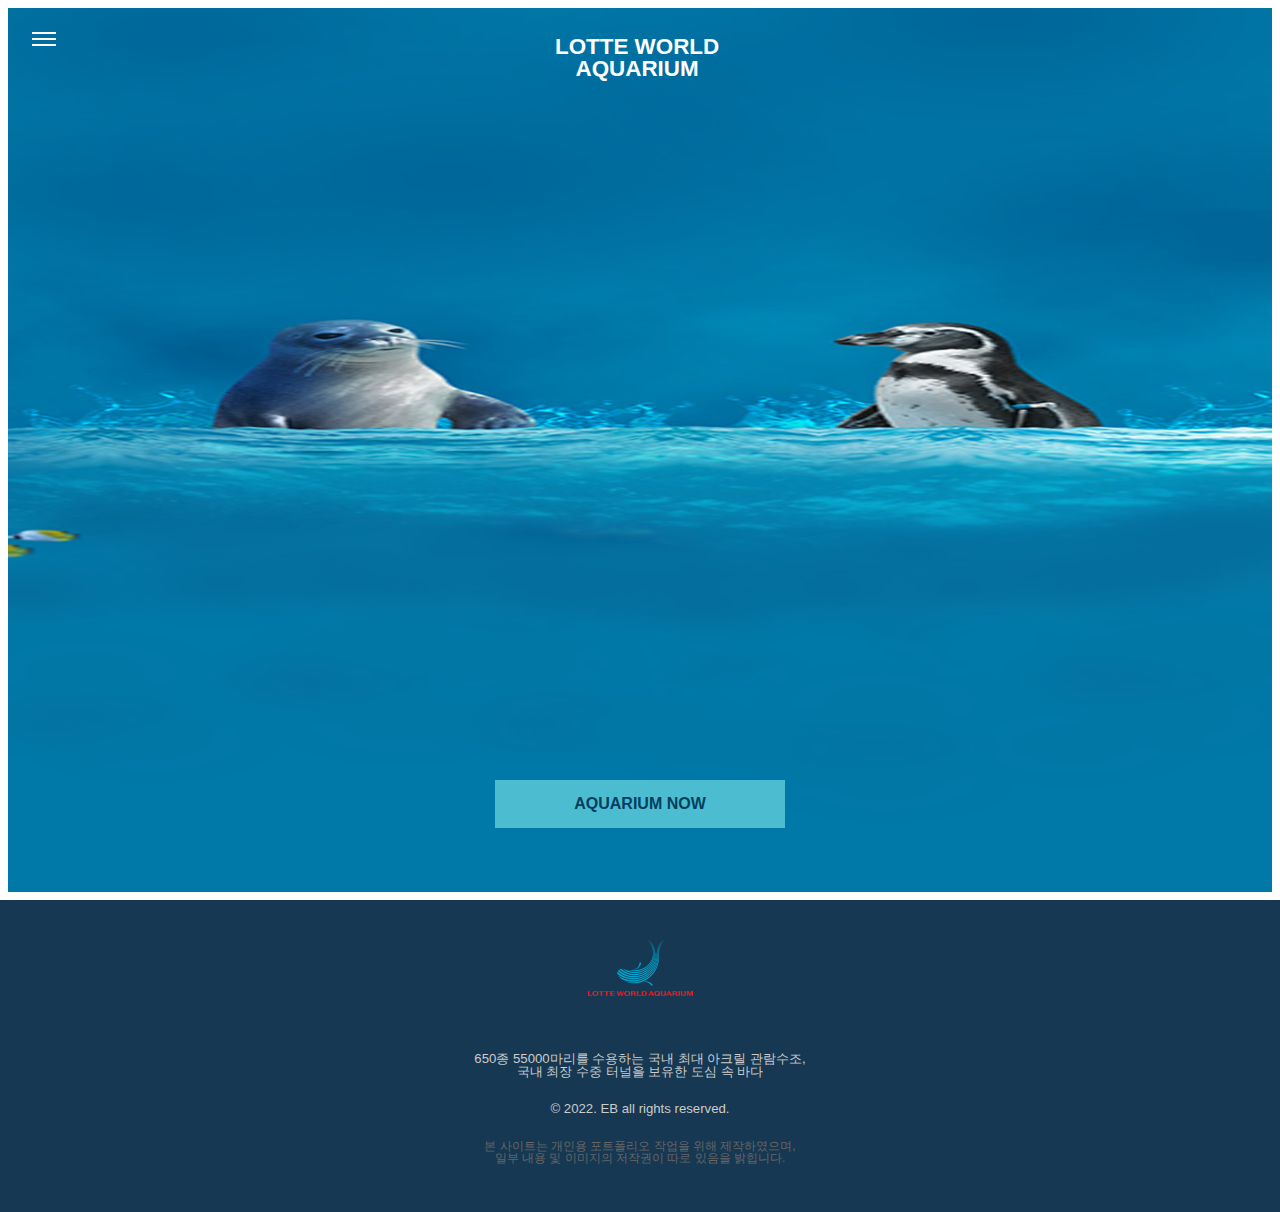
<file: index.html>
<!DOCTYPE html>
<html lang="ko">
<head>
    <meta charset="UTF-8">
    <meta http-equiv="X-UA-Compatible" content="IE=edge">
    <meta name="viewport" content="width=device-width, initial-scale=1.0">
    <meta name="author" content="ebjj">
    <meta name="description" content="프로젝트 상세 설명">
    <title>모바일웹 : 롯데월드 아쿠아리움</title>
    <!-- Meta Data : FaceBook-->
    <meta property="og:image" content="./images/favicon/aq_180.png">
    <meta property="og:title" content="모바일웹 포트폴리오">
    <meta property="og:description" content="모바일웹, 포트폴리오">
    <meta property="og:url" content="http://eunbij.dothome.co.kr">
    <meta property="og:locale" content="ko-KR">
    <meta property="og:site_name" content="모바일웹, 포트폴리오">
    <meta property="og:type" content="포트폴리오">
    <!-- BootStrap CDN -->
    <link rel="stylesheet" href="https://maxcdn.bootstrapcdn.com/font-awesome/4.7.0/css/font-awesome.min.css">
    <!-- <link rel="stylesheet" href="https://cdnjs.cloudflare.com/ajax/libs/font-awesome/5.15.3/css/all.min.css"> -->
    <!-- Favicon PC / Mobile -->
    <link rel="shortcut icon" href="./images/favicon/aq_32.png">
    <link rel="apple-touch-icon-precomposed" href="./images/favicon/aq_180.png">
    <!-- CSS -->
    <link rel="stylesheet" href="./css/reset.css">
    <link rel="stylesheet" href="./css/notosans_kr_CDN.css">
    <link rel="stylesheet" href="./css/font.css">
    <!-- System Font CSS(optional) -->
    <link rel="stylesheet" href="./css/system_font.css">
    <!-- No Scrollbar CSS -->
    <!-- <link rel="stylesheet" href="./css/no_scrollbar.css"> -->
    <!-- 프로젝트 페이지 CSS -->
    <link rel="stylesheet" href="./css/aquarium.css">
    <!-- HTML5 JS File -->
    <script src="./js/html5shiv.js"></script>
    <script src="./js/respond.src.js"></script>
    <!-- JQ PlugIn -->
    <script src="./js/jquery-1.12.4.min.js"></script>
    <script src="./js/jquery-3.3.1.min.js"></script>
    <script src="./js/jquery-3.4.1.min.js"></script>
    <!-- PreFix Free -->
    <script src="./js/prefixfree.min.js"></script>

    <!-- 프로젝트 페이지 SCRIPT -->
    <script src="./js/calHeight.js"></script>
</head>
<body>
    <div id="wrap">
        <!-- Header -->
        <header class="header">
            <h1>LOTTE WORLD <br> AQUARIUM</h1>
            <input type="checkbox" id="menuicon">
            <label for="menuicon">
                <span></span>
                <span></span>
                <span></span>
            </label>
            <nav class="mobile_gnb">
                <ul class="gnb">
                    <li><a href="./index.html">HOME</a></li>
                    <li><a href="./aq_now.html">AQUARIUM&nbsp;NOW</a></li>
                    <li><a href="./aboutaq.html">ABOUT&nbsp;AQUARIUM</a></li>
                    <li><a href="./character.html">CHARACTER</a></li>
                    <li><a href="./fee.html">FEE</a></li>
                    <li><a href="#">SHARE</a></li>
                </ul>
                <ul class="sns">
                    <li class="facebook"><a href="#"><i class="fa fa-facebook-official" aria-hidden="true"></i></a></li>
                    <li class="twitter"><a href="#"><i class="fa fa-twitter-square" aria-hidden="true"></i></a></li>
                    <li class="instagram"><a href="#"><i class="fa fa-instagram" aria-hidden="true"></i></a></li>
                </ul>
            </nav>
        </header>
        <!-- /Header -->
        <!-- Contents -->
        <div id="contents">
            <section>
                <h2 class="button">
                    <button><a href="./aq_now.html">AQUARIUM&nbsp;NOW</a></button>
                </h2>
            </section>
        </div>
        <!-- /Contents -->
    </div>
    <!-- Footer -->
    <footer>
        <p>
            <img src="./images/footer_logo.png" alt="로고이미지">
        </p>
        <div class="copyright">
            <p>
                650종 55000마리를 수용하는 국내 최대 아크릴 관람수조, <br>
                국내 최장 수중 터널을 보유한 도심 속 바다
            </p>
            <p>
                &copy; 2022. EB all rights reserved.
            </p>
            <p>
                본 사이트는 개인용 포트폴리오 작업을 위해 제작하였으며, <br>
                일부 내용 및 이미지의 저작권이 따로 있음을 밝힙니다.
            </p>
        </div>
    </footer>
    <!-- /Footer -->
</body>
</html>
</file>
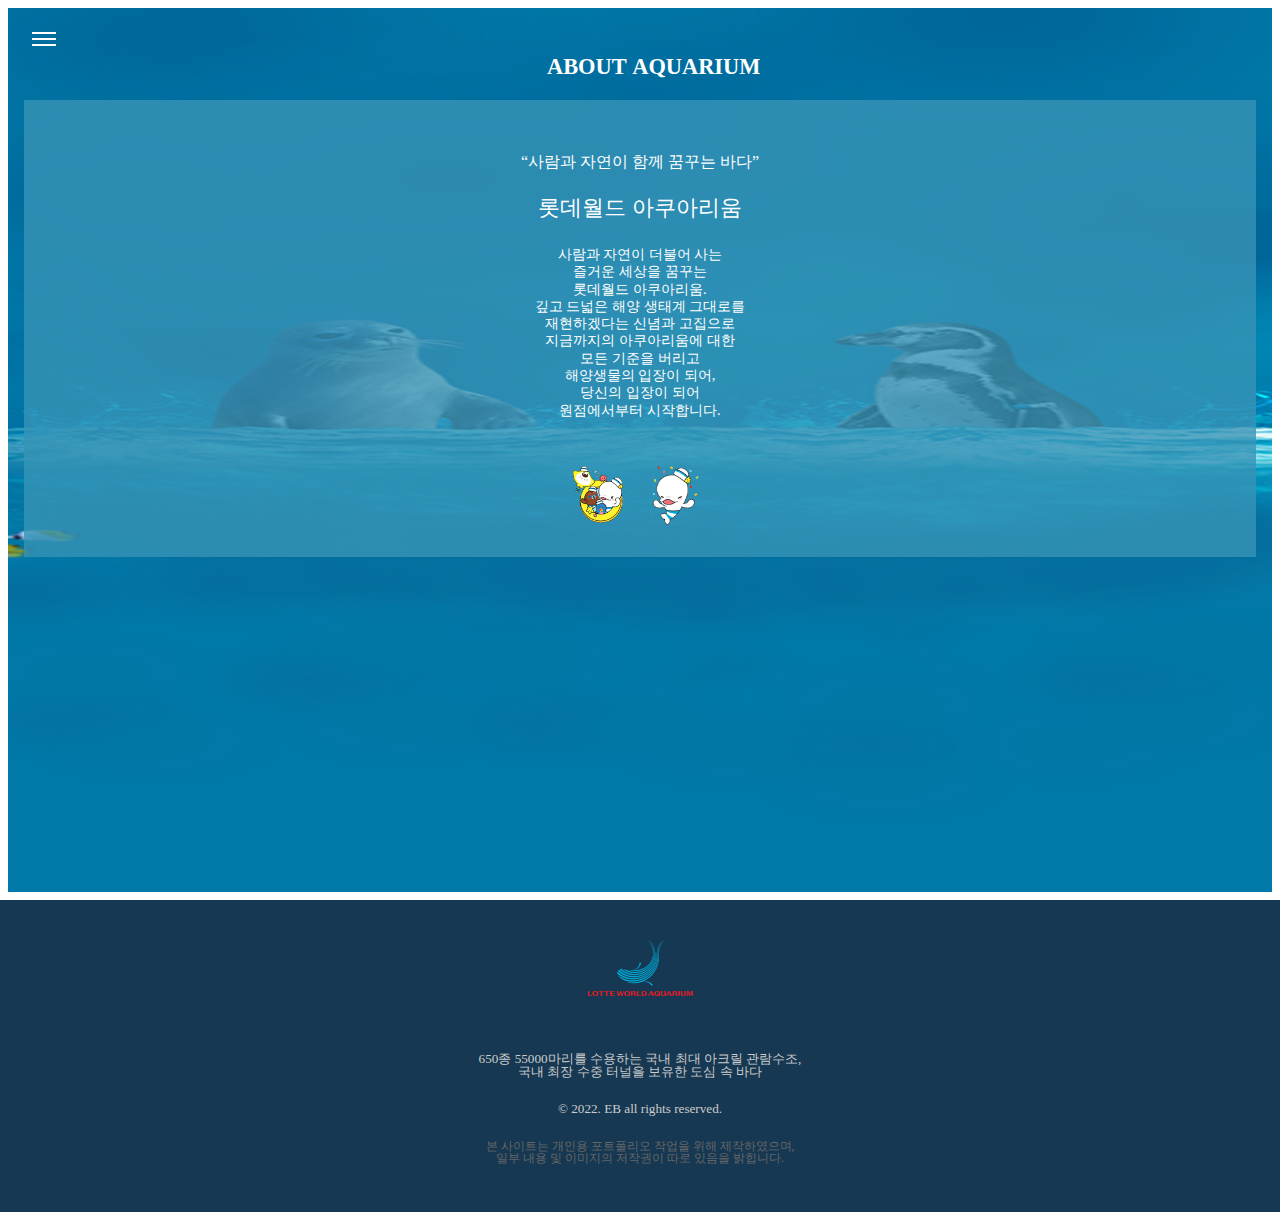
<file: aboutaq.html>
<!DOCTYPE html>
<html lang="ko">
<head>
    <meta charset="UTF-8">
    <meta http-equiv="X-UA-Compatible" content="IE=edge">
    <meta name="viewport" content="width=device-width, initial-scale=1.0">
    <meta name="author" content="ebjj">
    <meta name="description" content="프로젝트 상세 설명">
    <title>모바일웹 : 롯데월드 아쿠아리움</title>
    <!-- Meta Data : FaceBook-->
    <meta property="og:image" content="./images/favicon/aq_180.png">
    <meta property="og:title" content="모바일웹 포트폴리오">
    <meta property="og:description" content="모바일웹, 포트폴리오">
    <meta property="og:url" content="http://eunbij.dothome.co.kr">
    <meta property="og:locale" content="ko-KR">
    <meta property="og:site_name" content="모바일웹, 포트폴리오">
    <meta property="og:type" content="포트폴리오">
    <!-- BootStrap CDN -->
    <link rel="stylesheet" href="https://maxcdn.bootstrapcdn.com/font-awesome/4.7.0/css/font-awesome.min.css">
    <!-- <link rel="stylesheet" href="https://cdnjs.cloudflare.com/ajax/libs/font-awesome/5.15.3/css/all.min.css"> -->
    <!-- Favicon PC / Mobile -->
    <link rel="shortcut icon" href="./images/favicon/aq_32.png">
    <link rel="apple-touch-icon-precomposed" href="./images/favicon/aq_180.png">
    <!-- CSS -->
    <link rel="stylesheet" href="./css/reset.css">
    <link rel="stylesheet" href="./css/notosans_kr_CDN.css">
    <link rel="stylesheet" href="./css/font.css">
    <!-- System Font CSS(optional) -->
    <!-- <link rel="stylesheet" href="./css/system_font.css"> -->
    <!-- No Scrollbar CSS -->
    <!-- <link rel="stylesheet" href="./css/no_scrollbar.css"> -->
    <!-- 프로젝트 페이지 CSS -->
    <link rel="stylesheet" href="./css/aquarium.css">
    <link rel="stylesheet" href="./css/aq_now.css">
    <link rel="stylesheet" href="./css/aboutaq.css">
    <!-- HTML5 JS File -->
    <script src="./js/html5shiv.js"></script>
    <script src="./js/respond.src.js"></script>
    <!-- JQ PlugIn -->
    <script src="./js/jquery-1.12.4.min.js"></script>
    <script src="./js/jquery-3.3.1.min.js"></script>
    <script src="./js/jquery-3.4.1.min.js"></script>
    <!-- PreFix Free -->
    <script src="./js/prefixfree.min.js"></script>

    <!-- 프로젝트 페이지 SCRIPT -->
    <script src="./js/calHeight.js"></script>


</head>
<body>
    <div id="wrap">
        <!-- Header -->
        <header class="header">
            <h1>ABOUT&nbsp;AQUARIUM</h1>
            <input type="checkbox" id="menuicon">
            <label for="menuicon">
                <span></span>
                <span></span>
                <span></span>
            </label>
            <nav class="mobile_gnb">
                <ul class="gnb">
                    <li><a href="./index.html">HOME</a></li>
                    <li><a href="./aq_now.html">AQUARIUM&nbsp;NOW</a></li>
                    <li><a href="./aboutaq.html">ABOUT&nbsp;AQUARIUM</a></li>
                    <li><a href="./character.html">CHARACTER</a></li>
                    <li><a href="./fee.html">FEE</a></li>
                    <li><a href="#">SHARE</a></li>
                </ul>
                <ul class="sns">
                    <li class="facebook"><a href="#"><i class="fa fa-facebook-official" aria-hidden="true"></i></a></li>
                    <li class="twitter"><a href="#"><i class="fa fa-twitter-square" aria-hidden="true"></i></a></li>
                    <li class="instagram"><a href="#"><i class="fa fa-instagram" aria-hidden="true"></i></a></li>
                </ul>
            </nav>
            <!-- 페이지 링크 -->
            <!-- <aside class="page">
                <button><a href="#">이용&nbsp;안내</a></button>
            </aside> -->
            <!-- /페이지 링크 -->
        </header>
        <!-- /Header -->
        <!-- Contents -->
        <div id="contents">
            <!-- Section Contents -->
            <section class="background">
                <p>
                    &ldquo;사람과 자연이 함께 꿈꾸는 바다&rdquo;
                </p>
                <h2>
                    롯데월드 아쿠아리움
                </h2>
                <p>
                    사람과 자연이 더불어 사는 <br>
                    즐거운 세상을 꿈꾸는<br>
                    롯데월드 아쿠아리움. <br>
                    깊고 드넓은 해양 생태계 그대로를 <br>
                    재현하겠다는 신념과 고집으로 <br>
                    지금까지의 아쿠아리움에 대한 <br>
                    모든 기준을 버리고 <br>
                    해양생물의 입장이 되어, <br>
                    당신의 입장이 되어 <br>
                    원점에서부터 시작합니다. <br>
                </p>
                <img src="./images/banner_img2.png" alt="이미지1">
                <img src="./images/banner_img3.png" alt="이미지2">
            </section>
            <!-- /Section Contents -->
        </div>
        <!-- /Contents -->
    </div>
    <!-- Footer -->
    <footer>
        <p>
            <img src="./images/footer_logo.png" alt="로고이미지">
        </p>
        <div class="copyright">
            <p>
                650종 55000마리를 수용하는 국내 최대 아크릴 관람수조, <br>
                국내 최장 수중 터널을 보유한 도심 속 바다
            </p>
            <p>
                &copy; 2022. EB all rights reserved.
            </p>
            <p>
                본 사이트는 개인용 포트폴리오 작업을 위해 제작하였으며, <br>
                일부 내용 및 이미지의 저작권이 따로 있음을 밝힙니다.
            </p>
        </div>
    </footer>
    <!-- /Footer -->
    <script src="./js/aq_now.js"></script>
</body>
</html>
</file>
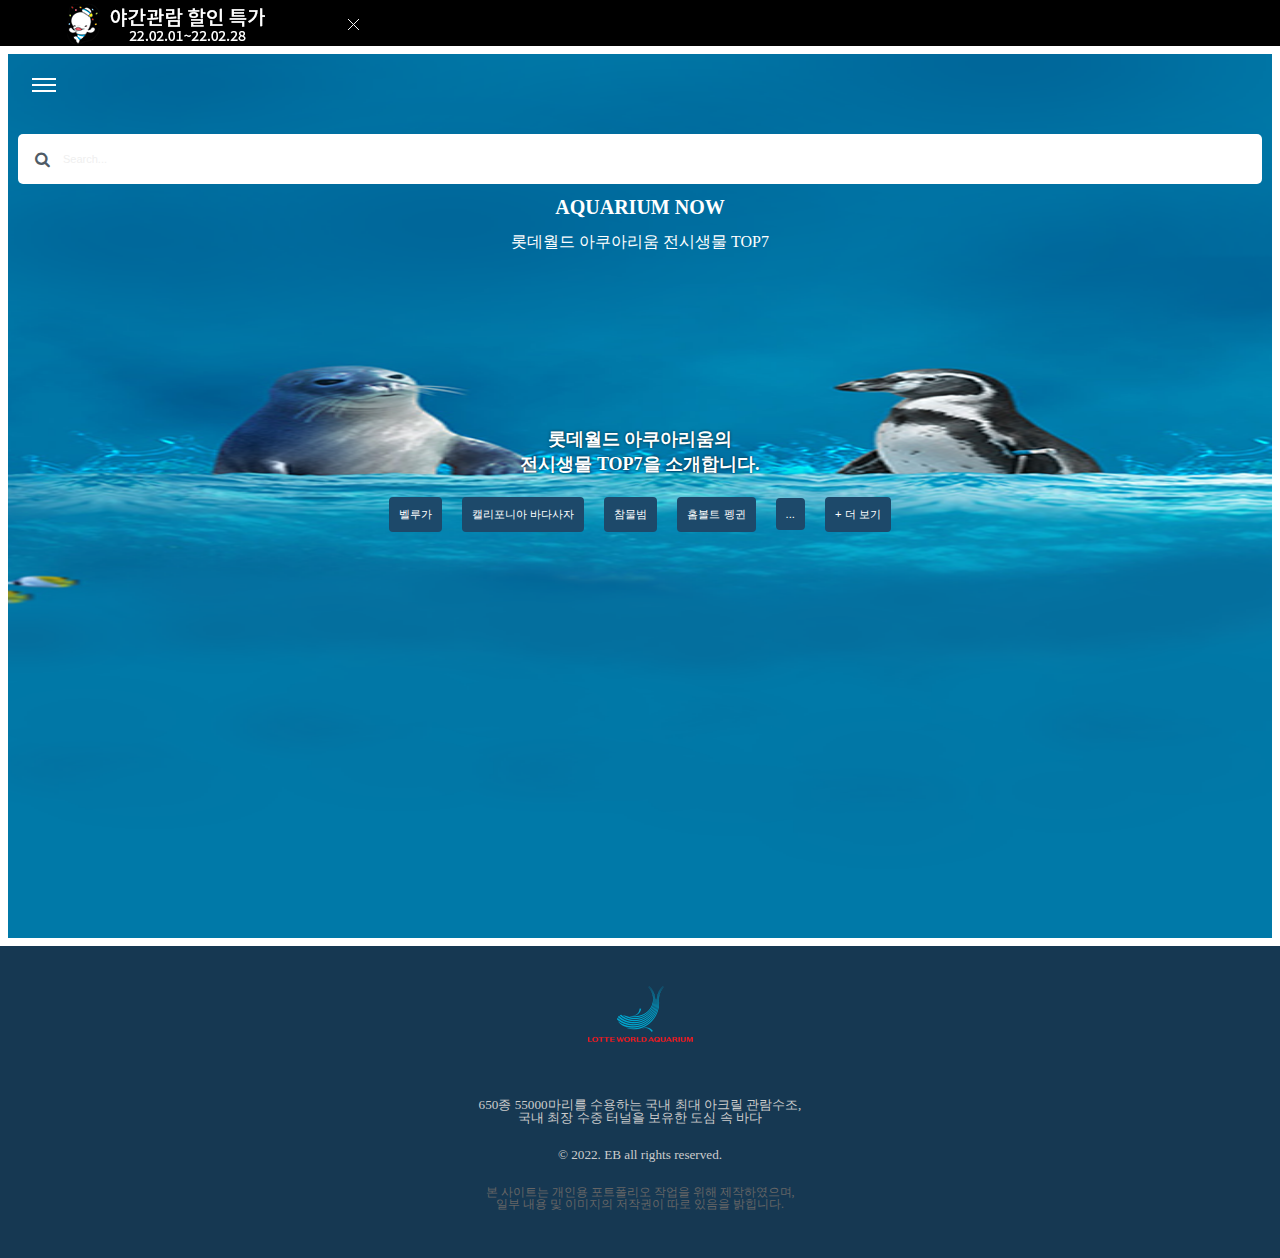
<file: aq_now.html>
<!DOCTYPE html>
<html lang="ko">
<head>
    <meta charset="UTF-8">
    <meta http-equiv="X-UA-Compatible" content="IE=edge">
    <meta name="viewport" content="width=device-width, initial-scale=1.0">
    <meta name="author" content="ebjj">
    <meta name="description" content="프로젝트 상세 설명">
    <title>모바일웹 : 롯데월드 아쿠아리움</title>
    <!-- Meta Data : FaceBook-->
    <meta property="og:image" content="./images/favicon/aq_180.png">
    <meta property="og:title" content="모바일웹 포트폴리오">
    <meta property="og:description" content="모바일웹, 포트폴리오">
    <meta property="og:url" content="http://eunbij.dothome.co.kr">
    <meta property="og:locale" content="ko-KR">
    <meta property="og:site_name" content="모바일웹, 포트폴리오">
    <meta property="og:type" content="포트폴리오">
    <!-- BootStrap CDN -->
    <link rel="stylesheet" href="https://maxcdn.bootstrapcdn.com/font-awesome/4.7.0/css/font-awesome.min.css">
    <!-- <link rel="stylesheet" href="https://cdnjs.cloudflare.com/ajax/libs/font-awesome/5.15.3/css/all.min.css"> -->
    <!-- Favicon PC / Mobile -->
    <link rel="shortcut icon" href="./images/favicon/aq_32.png">
    <link rel="apple-touch-icon-precomposed" href="./images/favicon/aq_180.png">
    <!-- CSS -->
    <link rel="stylesheet" href="./css/reset.css">
    <link rel="stylesheet" href="./css/notosans_kr_CDN.css">
    <link rel="stylesheet" href="./css/font.css">
    <!-- System Font CSS(optional) -->
    <!-- <link rel="stylesheet" href="./css/system_font.css"> -->
    <!-- No Scrollbar CSS -->
    <!-- <link rel="stylesheet" href="./css/no_scrollbar.css"> -->
    <!-- 프로젝트 페이지 CSS -->
    <link rel="stylesheet" href="./css/aquarium.css">
    <link rel="stylesheet" href="./css/aq_now.css">
    <!-- HTML5 JS File -->
    <script src="./js/html5shiv.js"></script>
    <script src="./js/respond.src.js"></script>
    <!-- JQ PlugIn -->
    <script src="./js/jquery-1.12.4.min.js"></script>
    <script src="./js/jquery-3.3.1.min.js"></script>
    <script src="./js/jquery-3.4.1.min.js"></script>
    <!-- PreFix Free -->
    <script src="./js/prefixfree.min.js"></script>

    <!-- 프로젝트 페이지 SCRIPT -->
    <script src="./js/calHeight.js"></script>
    <script>
        $(function(){
            $('.banner .bannerBgc p').eq(-1).click(function(){
                $('.banner').stop().slideUp();
            });
        });
    </script>
    <style>
        #more {
            display: none;
        }
    </style>
</head>
<body>
    <!-- Banner -->
    <aside class="banner">
        <div class="bannerBgc">
            <p>
                <img src="./images/banner02.png" alt="배너이미지">
            </p>
            <p>
                <img src="./images/btn_close_f5.png" alt="X자버튼">
            </p>
        </div>
    </aside>
    <!-- /Banner -->
    <div id="wrap">
        <!-- Header -->
        <header class="header">
            <!-- <h1>LOTTE WORLD <br> AQUARIUM</h1> -->
            <input type="checkbox" id="menuicon">
            <label for="menuicon">
                <span></span>
                <span></span>
                <span></span>
            </label>
            <nav class="mobile_gnb">
                <ul class="gnb">
                    <li><a href="./index.html">HOME</a></li>
                    <li><a href="./aq_now.html">AQUARIUM&nbsp;NOW</a></li>
                    <li><a href="./aboutaq.html">ABOUT&nbsp;AQUARIUM</a></li>
                    <li><a href="./character.html">CHARACTER</a></li>
                    <li><a href="./fee.html">FEE</a></li>
                    <li><a href="#">SHARE</a></li>
                </ul>
                <ul class="sns">
                    <li class="facebook"><a href="#"><i class="fa fa-facebook-official" aria-hidden="true"></i></a></li>
                    <li class="twitter"><a href="#"><i class="fa fa-twitter-square" aria-hidden="true"></i></a></li>
                    <li class="instagram"><a href="#"><i class="fa fa-instagram" aria-hidden="true"></i></a></li>
                </ul>
            </nav>
        </header>
        <!-- /Header -->
        <!-- Contents -->
        <div id="contents">
            <!-- Hover 검색창 -->
            <form action="#">
                <fieldset>
                    <div class="box">
                        <div class="search_container">
                            <input type="search" id="search" placeholder="Search..." autocomplete="off">
                            <span class="icon"><i class="fa fa-search"></i></span>
                        </div>
                    </div>
                </fieldset>
            </form>
            <!-- Hover 검색창 -->
            <!-- Section Contents -->
            <section class="promotion">
                <p>
                    AQUARIUM NOW
                </p>
                <p>
                    롯데월드 아쿠아리움 전시생물 TOP7
                </p>
            </section>
            <!-- /Section Contents -->
            <!-- Section YOUTUBE -->
            <section class="youtube">
                <iframe
                src="https://www.youtube.com/embed/XUAlTHyo_i0"
                title="YouTube video player"
                frameborder="0"
                allow="accelerometer; autoplay; clipboard-write; encrypted-media; gyroscope; picture-in-picture"
                allowfullscreen="allowfullscreen">
                </iframe>
            </section>
            <!-- /Section YOUTUBE -->
            <!-- Section 전시생물 소개 -->
            <Section class="aqnow">
                <h3>
                    롯데월드 아쿠아리움의 <br> 전시생물 TOP7을 소개합니다.
                </h3>
                <p>
                    <button>벨루가</button> 
                    <button>캘리포니아 바다사자</button>
                    <button>참물범</button> 
                    <button>홈볼트 펭귄</button>
                    <button id="dots">...</button>
                    <span id="more">
                        <button>피라냐</button> 
                        <button>얼룩 매가오리</button>
                        <button>매부리 바다거북</button>
                    </span>
                    <button id="myBtn">+ 더 보기</button>
                </p>
            </Section>
            <!-- /Section 전시생물 소개 -->
        </div>
        <!-- /Contents -->
    </div>
    <!-- Footer -->
    <footer>
        <p>
            <img src="./images/footer_logo.png" alt="로고이미지">
        </p>
        <div class="copyright">
            <p>
                650종 55000마리를 수용하는 국내 최대 아크릴 관람수조, <br>
                국내 최장 수중 터널을 보유한 도심 속 바다
            </p>
            <p>
                &copy; 2022. EB all rights reserved.
            </p>
            <p>
                본 사이트는 개인용 포트폴리오 작업을 위해 제작하였으며, <br>
                일부 내용 및 이미지의 저작권이 따로 있음을 밝힙니다.
            </p>
        </div>
    </footer>
    <!-- /Footer -->
    <script src="./js/aq_now.js"></script>
</body>
</html>
</file>
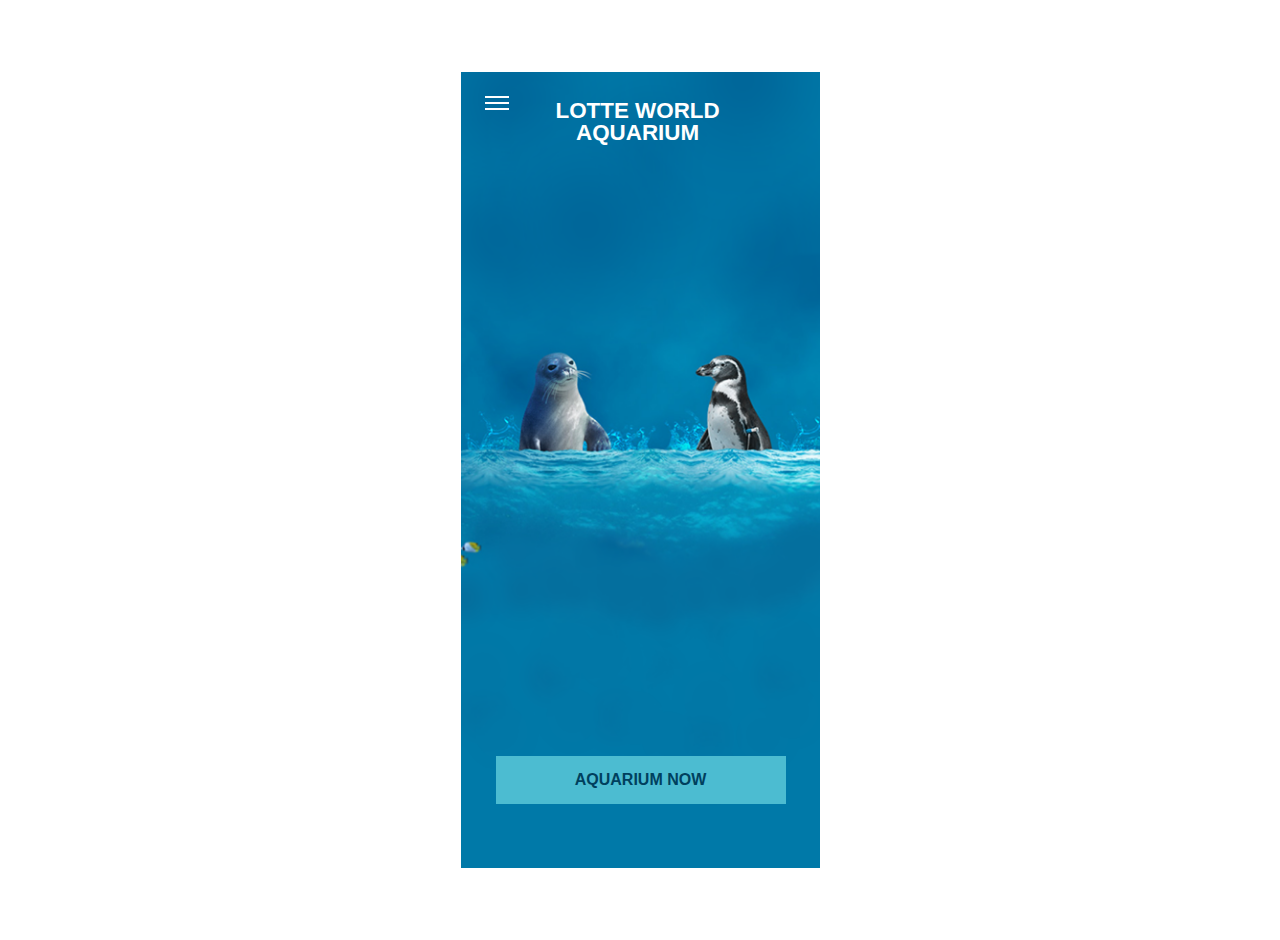
<file: aquarium_iframe.html>
<!DOCTYPE html>
<html lang="en">
<head>
    <meta charset="UTF-8">
    <meta http-equiv="X-UA-Compatible" content="IE=edge">
    <meta name="viewport" content="width=device-width, initial-scale=1.0">
    <title>Mobile Portfolio iframe</title>
    <!-- Favicon PC / Mobile -->
    <link rel="shortcut icon" href="./images/favicon/aq_32.png">
    <link rel="apple-touch-icon-precomposed" href="./images/favicon/aq_180.png">
    <link rel="stylesheet" href="./css/reset.css">
    <style>
        #wrap {
            width: 375px;
            height: 812px;
            margin: 5% auto;
            text-align: center;
        }
    </style>
</head>
<body>
    <div id="wrap">
        <div class="iframe_box">
            <iframe src="./index.html" frameborder="0" width="375" height="812"></iframe>
        </div>
    </div>
</body>
</html>
</file>
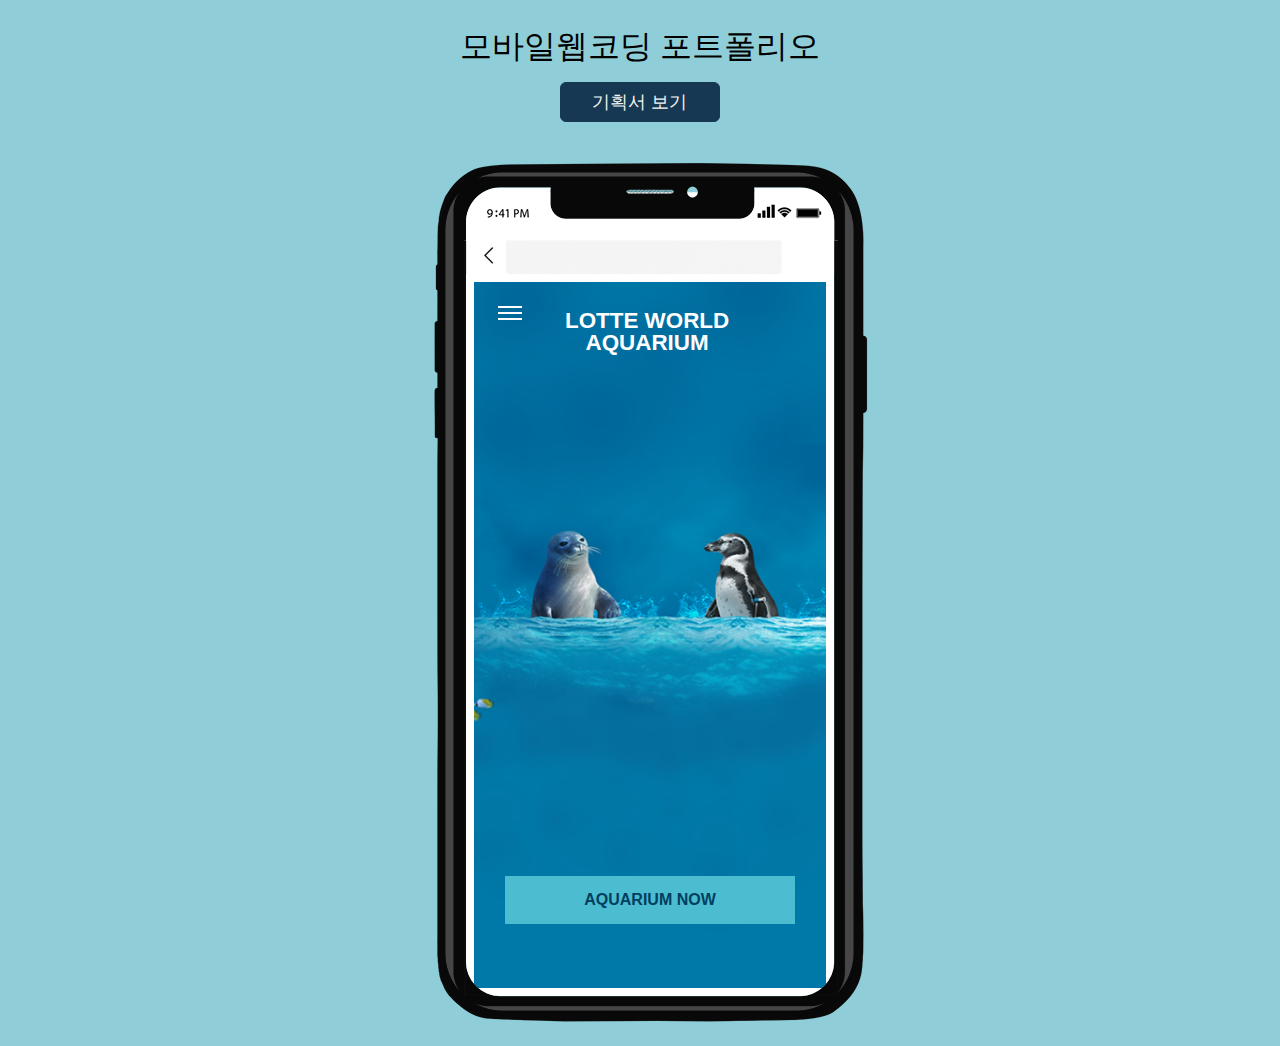
<file: aquarium_img_iframe.html>
<!DOCTYPE html>
<html lang="en">
<head>
    <meta charset="UTF-8">
    <meta http-equiv="X-UA-Compatible" content="IE=edge">
    <meta name="viewport" content="width=device-width, initial-scale=1.0">
    <title>Mobile Portfolio iframe</title>
    <!-- Favicon PC / Mobile -->
    <link rel="shortcut icon" href="./images/favicon/aq_32.png">
    <link rel="apple-touch-icon-precomposed" href="./images/favicon/aq_180.png">
    <link rel="stylesheet" href="./css/reset.css">
    <style>
        body,html {
            background-color: #8FCED9;
        }
        #wrap {
            margin: 2.5px auto;
            text-align: center;
        }
        #wrap {
            width: 488px;
            height: 901px;
            background: url('./images/mockup.png');
            background-size: 100%;
            background-position: center center;
        }
        .iframe_box {
            padding-top: 132px;
            padding-left: 70px;
        }
        iframe {
            display: block;
            border-radius: 0 0 34px 34px;
        }
        h2 {
            font-size: 32px;
            text-align: center;
            margin-top: 30px;
        }
        button {
            display: block;
            background: #163852;
            border: 1px solid #163852;
            width: 160px;
            height: 40px;
            margin: 20px auto;
            border-radius: 6px;
            cursor: pointer;
        }
        button a {
            font-size: 18px;
            color: #f5f5f5;
        }
        button:hover {
            background: #4CBCD1;
        }
        button:hover a {
            color: #163852;
            font-weight: 600;
        }
    </style>
</head>
<body>
    <h2>모바일웹코딩 포트폴리오</h2>
    <div>
        <button><a href="https://ebjjdev.notion.site/b8b5fc8fc5ab4c6cb8ff40b7894c8f42" target="_blank">기획서 보기</a></button>
    </div>
    <div id="wrap">
        <div class="iframe_box">
            <iframe src="./index.html" frameborder="0" width="368" height="722"></iframe>
        </div>
    </div>
</body>
</html>
</file>
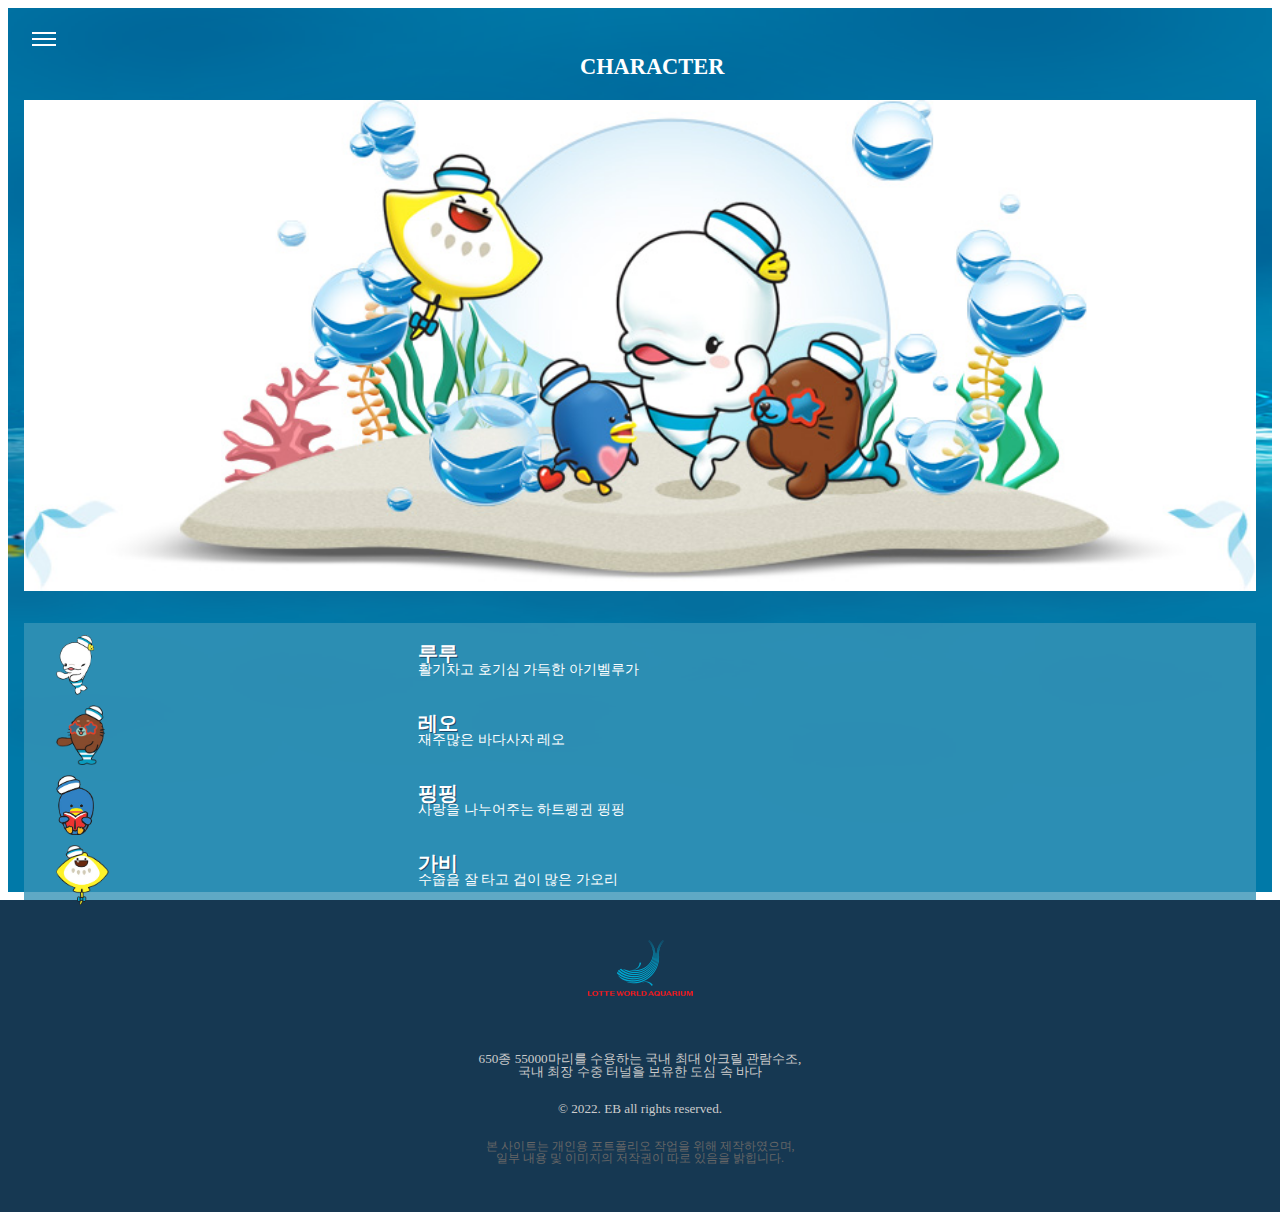
<file: character.html>
<!DOCTYPE html>
<html lang="ko">
<head>
    <meta charset="UTF-8">
    <meta http-equiv="X-UA-Compatible" content="IE=edge">
    <meta name="viewport" content="width=device-width, initial-scale=1.0">
    <meta name="author" content="ebjj">
    <meta name="description" content="프로젝트 상세 설명">
    <title>모바일웹 : 롯데월드 아쿠아리움</title>
    <!-- Meta Data : FaceBook-->
    <meta property="og:image" content="./images/favicon/aq_180.png">
    <meta property="og:title" content="모바일웹 포트폴리오">
    <meta property="og:description" content="모바일웹, 포트폴리오">
    <meta property="og:url" content="http://eunbij.dothome.co.kr">
    <meta property="og:locale" content="ko-KR">
    <meta property="og:site_name" content="모바일웹, 포트폴리오">
    <meta property="og:type" content="포트폴리오">
    <!-- BootStrap CDN -->
    <link rel="stylesheet" href="https://maxcdn.bootstrapcdn.com/font-awesome/4.7.0/css/font-awesome.min.css">
    <!-- <link rel="stylesheet" href="https://cdnjs.cloudflare.com/ajax/libs/font-awesome/5.15.3/css/all.min.css"> -->
    <!-- Favicon PC / Mobile -->
    <link rel="shortcut icon" href="./images/favicon/aq_32.png">
    <link rel="apple-touch-icon-precomposed" href="./images/favicon/aq_180.png">
    <!-- CSS -->
    <link rel="stylesheet" href="./css/reset.css">
    <link rel="stylesheet" href="./css/notosans_kr_CDN.css">
    <link rel="stylesheet" href="./css/font.css">
    <!-- System Font CSS(optional) -->
    <!-- <link rel="stylesheet" href="./css/system_font.css"> -->
    <!-- No Scrollbar CSS -->
    <!-- <link rel="stylesheet" href="./css/no_scrollbar.css"> -->
    <!-- 프로젝트 페이지 CSS -->
    <link rel="stylesheet" href="./css/aquarium.css">
    <link rel="stylesheet" href="./css/aq_now.css">
    <link rel="stylesheet" href="./css/aboutaq.css">
    <link rel="stylesheet" href="./css/character.css">
    <!-- HTML5 JS File -->
    <script src="./js/html5shiv.js"></script>
    <script src="./js/respond.src.js"></script>
    <!-- JQ PlugIn -->
    <script src="./js/jquery-1.12.4.min.js"></script>
    <script src="./js/jquery-3.3.1.min.js"></script>
    <script src="./js/jquery-3.4.1.min.js"></script>
    <!-- PreFix Free -->
    <script src="./js/prefixfree.min.js"></script>

    <!-- 프로젝트 페이지 SCRIPT -->
    <script src="./js/calHeight.js"></script>
</head>
<body>
    <div id="wrap">
        <!-- Header -->
        <header class="header">
            <h1>CHARACTER</h1>
            <input type="checkbox" id="menuicon">
            <label for="menuicon">
                <span></span>
                <span></span>
                <span></span>
            </label>
            <nav class="mobile_gnb">
                <ul class="gnb">
                    <li><a href="./index.html">HOME</a></li>
                    <li><a href="./aq_now.html">AQUARIUM&nbsp;NOW</a></li>
                    <li><a href="./aboutaq.html">ABOUT&nbsp;AQUARIUM</a></li>
                    <li><a href="./character.html">CHARACTER</a></li>
                    <li><a href="./fee.html">FEE</a></li>
                    <li><a href="#">SHARE</a></li>
                </ul>
                <ul class="sns">
                    <li class="facebook"><a href="#"><i class="fa fa-facebook-official" aria-hidden="true"></i></a></li>
                    <li class="twitter"><a href="#"><i class="fa fa-twitter-square" aria-hidden="true"></i></a></li>
                    <li class="instagram"><a href="#"><i class="fa fa-instagram" aria-hidden="true"></i></a></li>
                </ul>
            </nav>
        </header>
        <!-- /Header -->
        <!-- Contents -->
        <div id="contents">
            <!-- Section Contents -->
            <section class="character">
                <img class="mainimage" src="./images/allchar.jpeg" alt="전체캐릭터이미지">
                <div class="bgcolor cf">
                    <div class="charimg">
                        <ul>
                            <li><img src="./images/character01.png" alt="캐릭터이미지1"></li>
                            <li><img src="./images/character02.png" alt="캐릭터이미지2"></li>
                            <li><img src="./images/character03.png" alt="캐릭터이미지3"></li>
                            <li><img src="./images/character04.png" alt="캐릭터이미지4"></li>
                        </ul>
                    </div>
                    <div class="charname">
                        <ul>
                            <li><span>루루</span> <br>
                                활기차고 호기심 가득한 아기벨루가
                            </li>
                            <li><span>레오</span> <br>
                                재주많은 바다사자 레오
                            </li>
                            <li><span>핑핑</span> <br>
                                사랑을 나누어주는 하트펭귄 핑핑
                            </li>
                            <li><span>가비</span> <br>
                                수줍음 잘 타고 겁이 많은 가오리
                            </li>
                        </ul>
                    </div>
                </div>
            </section>
            <!-- /Section Contents -->
        </div>
        <!-- /Contents -->
    </div>
    <!-- Footer -->
    <footer>
        <p>
            <img src="./images/footer_logo.png" alt="로고이미지">
        </p>
        <div class="copyright">
            <p>
                650종 55000마리를 수용하는 국내 최대 아크릴 관람수조, <br>
                국내 최장 수중 터널을 보유한 도심 속 바다
            </p>
            <p>
                &copy; 2022. EB all rights reserved.
            </p>
            <p>
                본 사이트는 개인용 포트폴리오 작업을 위해 제작하였으며, <br>
                일부 내용 및 이미지의 저작권이 따로 있음을 밝힙니다.
            </p>
        </div>
    </footer>
    <!-- /Footer -->
    <script src="./js/aq_now.js"></script>
</body>
</html>
</file>
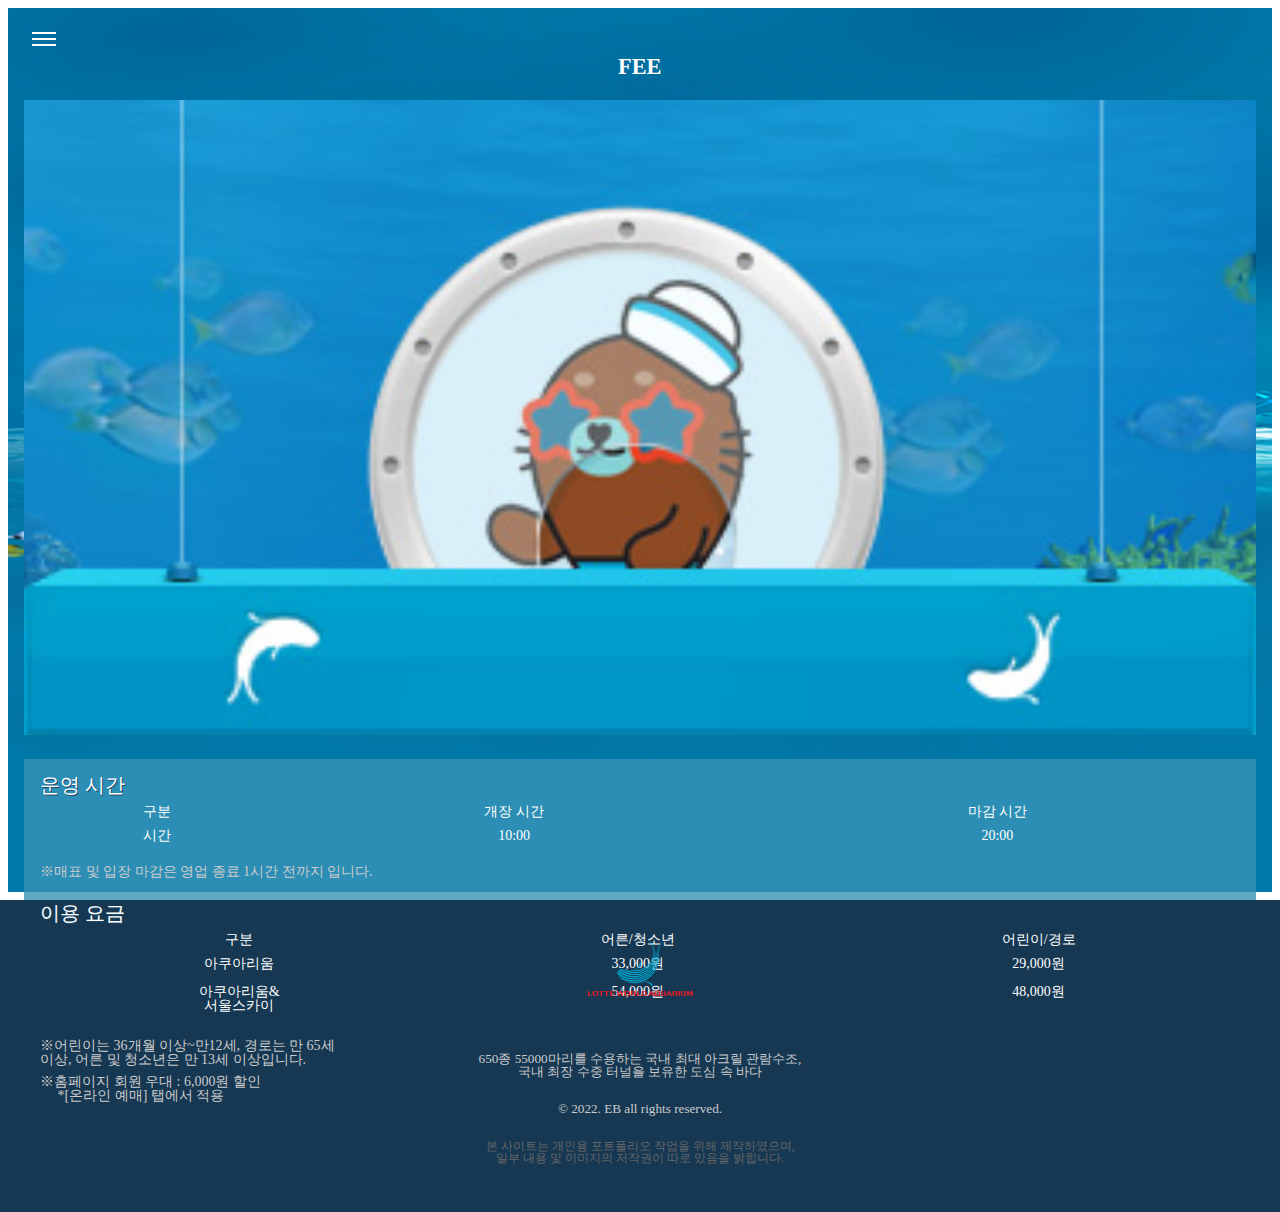
<file: fee.html>
<!DOCTYPE html>
<html lang="ko">
<head>
    <meta charset="UTF-8">
    <meta http-equiv="X-UA-Compatible" content="IE=edge">
    <meta name="viewport" content="width=device-width, initial-scale=1.0">
    <meta name="author" content="ebjj">
    <meta name="description" content="프로젝트 상세 설명">
    <title>모바일웹 : 롯데월드 아쿠아리움</title>
    <!-- Meta Data : FaceBook-->
    <meta property="og:image" content="./images/favicon/aq_180.png">
    <meta property="og:title" content="모바일웹 포트폴리오">
    <meta property="og:description" content="모바일웹, 포트폴리오">
    <meta property="og:url" content="http://eunbij.dothome.co.kr">
    <meta property="og:locale" content="ko-KR">
    <meta property="og:site_name" content="모바일웹, 포트폴리오">
    <meta property="og:type" content="포트폴리오">
    <!-- BootStrap CDN -->
    <link rel="stylesheet" href="https://maxcdn.bootstrapcdn.com/font-awesome/4.7.0/css/font-awesome.min.css">
    <!-- <link rel="stylesheet" href="https://cdnjs.cloudflare.com/ajax/libs/font-awesome/5.15.3/css/all.min.css"> -->
    <!-- Favicon PC / Mobile -->
    <link rel="shortcut icon" href="./images/favicon/aq_32.png">
    <link rel="apple-touch-icon-precomposed" href="./images/favicon/aq_180.png">
    <!-- CSS -->
    <link rel="stylesheet" href="./css/reset.css">
    <link rel="stylesheet" href="./css/notosans_kr_CDN.css">
    <link rel="stylesheet" href="./css/font.css">
    <!-- System Font CSS(optional) -->
    <!-- <link rel="stylesheet" href="./css/system_font.css"> -->
    <!-- No Scrollbar CSS -->
    <!-- <link rel="stylesheet" href="./css/no_scrollbar.css"> -->
    <!-- 프로젝트 페이지 CSS -->
    <link rel="stylesheet" href="./css/aquarium.css">
    <link rel="stylesheet" href="./css/aq_now.css">
    <link rel="stylesheet" href="./css/aboutaq.css">
    <link rel="stylesheet" href="./css/character.css">
    <link rel="stylesheet" href="./css/fee.css">
    <!-- HTML5 JS File -->
    <script src="./js/html5shiv.js"></script>
    <script src="./js/respond.src.js"></script>
    <!-- JQ PlugIn -->
    <script src="./js/jquery-1.12.4.min.js"></script>
    <script src="./js/jquery-3.3.1.min.js"></script>
    <script src="./js/jquery-3.4.1.min.js"></script>
    <!-- PreFix Free -->
    <script src="./js/prefixfree.min.js"></script>

    <!-- 프로젝트 페이지 SCRIPT -->
    <script src="./js/calHeight.js"></script>


</head>
<body>
    <div id="wrap">
        <!-- Header -->
        <header class="header">
            <h1>FEE</h1>
            <input type="checkbox" id="menuicon">
            <label for="menuicon">
                <span></span>
                <span></span>
                <span></span>
            </label>
            <nav class="mobile_gnb">
                <ul class="gnb">
                    <li><a href="./index.html">HOME</a></li>
                    <li><a href="./aq_now.html">AQUARIUM&nbsp;NOW</a></li>
                    <li><a href="./aboutaq.html">ABOUT&nbsp;AQUARIUM</a></li>
                    <li><a href="./character.html">CHARACTER</a></li>
                    <li><a href="./fee.html">FEE</a></li>
                    <li><a href="#">SHARE</a></li>
                </ul>
                <ul class="sns">
                    <li class="facebook"><a href="#"><i class="fa fa-facebook-official" aria-hidden="true"></i></a></li>
                    <li class="twitter"><a href="#"><i class="fa fa-twitter-square" aria-hidden="true"></i></a></li>
                    <li class="instagram"><a href="#"><i class="fa fa-instagram" aria-hidden="true"></i></a></li>
                </ul>
            </nav>
        </header>
        <!-- /Header -->
        <!-- Contents -->
        <div id="contents">
            <img src="./images/fee_img.png" alt="이미지">
            <div class="bgcolor">
                <div class="time">
                    <h2>운영 시간</h2>
                    <table>
                        <tr>
                            <th>구분</th>
                            <td>개장 시간</td>
                            <td>마감 시간</td>
                        </tr>
                        <tr>
                            <th>시간</th>
                            <td>10:00</td>
                            <td>20:00</td>
                        </tr>
                    </table>
                    <p>&#8251;매표 및 입장 마감은 영업 종료 1시간 전까지 입니다.</p>
                </div>
                <div class="fee">
                    <h2>이용 요금</h2>
                    <table>
                        <tr>
                            <th>구분</th>
                            <td>어른/청소년</td>
                            <td>어린이/경로</td>
                        </tr>
                        <tr>
                            <th>아쿠아리움</th>
                            <td>33,000원</td>
                            <td>29,000원</td>
                        </tr>
                        <tr>
                            <th>아쿠아리움&amp;<br>서울스카이</th>
                            <td>54,000원</td>
                            <td>48,000원</td>
                        </tr>
                    </table>
                </div>
                <div class="info">
                    <P>
                        &#8251;어린이는 36개월 이상~만12세, 경로는 만 65세 <br> 이상, 어른 및 청소년은 만 13세 이상입니다.
                    </P>
                    <p>
                        &#8251;홈페이지 회원 우대 : 6,000원 할인 <br>&nbsp;&nbsp;&nbsp;&nbsp; *[온라인 예매] 탭에서 적용
                    </p>
                </div>
            </div>
        </div>
        <!-- /Contents -->
    </div>
    <!-- Footer -->
    <footer>
        <p>
            <img src="./images/footer_logo.png" alt="로고이미지">
        </p>
        <div class="copyright">
            <p>
                650종 55000마리를 수용하는 국내 최대 아크릴 관람수조, <br>
                국내 최장 수중 터널을 보유한 도심 속 바다
            </p>
            <p>
                &copy; 2022. EB all rights reserved.
            </p>
            <p>
                본 사이트는 개인용 포트폴리오 작업을 위해 제작하였으며, <br>
                일부 내용 및 이미지의 저작권이 따로 있음을 밝힙니다.
            </p>
        </div>
    </footer>
    <!-- /Footer -->
    <script src="./js/aq_now.js"></script>
</body>
</html>
</file>
<file: css/notosans_kr_CDN.css>
@charset "utf-8";

@font-face {font-family: 'Noto Sans KR';font-style: normal;font-weight: 100;src: url(//fonts.gstatic.com/ea/notosanskr/v2/NotoSansKR-Thin.woff2) format('woff2'),url(//fonts.gstatic.com/ea/notosanskr/v2/NotoSansKR-Thin.woff) format('woff'),url(//fonts.gstatic.com/ea/notosanskr/v2/NotoSansKR-Thin.otf) format('opentype');}
@font-face {font-family: 'Noto Sans KR';font-style: normal;font-weight: 300;src: url(//fonts.gstatic.com/ea/notosanskr/v2/NotoSansKR-Light.woff2) format('woff2'),url(//fonts.gstatic.com/ea/notosanskr/v2/NotoSansKR-Light.woff) format('woff'),url(//fonts.gstatic.com/ea/notosanskr/v2/NotoSansKR-Light.otf) format('opentype');}
@font-face {font-family: 'Noto Sans KR';font-style: normal;font-weight: 400;src: url(//fonts.gstatic.com/ea/notosanskr/v2/NotoSansKR-Regular.woff2) format('woff2'),url(//fonts.gstatic.com/ea/notosanskr/v2/NotoSansKR-Regular.woff) format('woff'),url(//fonts.gstatic.com/ea/notosanskr/v2/NotoSansKR-Regular.otf) format('opentype');}
@font-face {font-family: 'Noto Sans KR';font-style: normal;font-weight: 500;src: url(//fonts.gstatic.com/ea/notosanskr/v2/NotoSansKR-Medium.woff2) format('woff2'),url(//fonts.gstatic.com/ea/notosanskr/v2/NotoSansKR-Medium.woff) format('woff'),url(//fonts.gstatic.com/ea/notosanskr/v2/NotoSansKR-Medium.otf) format('opentype');}
@font-face {font-family: 'Noto Sans KR';font-style: normal;font-weight: 700;src: url(//fonts.gstatic.com/ea/notosanskr/v2/NotoSansKR-Bold.woff2) format('woff2'),url(//fonts.gstatic.com/ea/notosanskr/v2/NotoSansKR-Bold.woff) format('woff'),url(//fonts.gstatic.com/ea/notosanskr/v2/NotoSansKR-Bold.otf) format('opentype');}
@font-face {font-family: 'Noto Sans KR';font-style: normal;font-weight: 900;src: url(//fonts.gstatic.com/ea/notosanskr/v2/NotoSansKR-Black.woff2) format('woff2'),url(//fonts.gstatic.com/ea/notosanskr/v2/NotoSansKR-Black.woff) format('woff'),url(//fonts.gstatic.com/ea/notosanskr/v2/NotoSansKR-Black.otf) format('opentype');}
</file>
<file: css/font.css>
@charset "utf-8";
@import url('https://fonts.googleapis.com/css2?family=Noto+Sans+KR&display=swap');
@import url('https://fonts.googleapis.com/css2?family=Noto+Serif+KR&display=swap');
@import url('https://fonts.googleapis.com/css2?family=Nanum+Gothic&display=swap');
@import url('https://fonts.googleapis.com/css2?family=Nanum+Myeongjo&display=swap');
@import url('https://fonts.googleapis.com/css2?family=Nanum+Pen+Script&display=swap');
@import url('https://fonts.googleapis.com/css2?family=Nanum+Brush+Script&display=swap');
@import url('https://fonts.googleapis.com/css2?family=Gowun+Batang&display=swap');
@import url('https://fonts.googleapis.com/css2?family=Gowun+Dodum&display=swap');
@import url('https://fonts.googleapis.com/css2?family=Song+Myung&display=swap');
@import url('https://fonts.googleapis.com/css2?family=Stylish&display=swap');
@import url('https://fonts.googleapis.com/css2?family=Poor+Story&display=swap');

@import url('https://fonts.googleapis.com/css2?family=Noto+Sans&display=swap');
@import url('https://fonts.googleapis.com/css2?family=Noto+Serif&display=swap');
@import url('https://fonts.googleapis.com/css2?family=Noto+Sans+Mono&display=swap');
@import url('https://fonts.googleapis.com/css2?family=Noto+Serif+Display&display=swap');
@import url('https://fonts.googleapis.com/css2?family=Noto+Sans+Display&display=swap');
@import url('https://fonts.googleapis.com/css2?family=Roboto&display=swap');
@import url('https://fonts.googleapis.com/css2?family=Roboto+Condensed&display=swap');
@import url('https://fonts.googleapis.com/css2?family=Roboto+Mono&display=swap');
@import url('https://fonts.googleapis.com/css2?family=Roboto+Slab&display=swap');
@import url('https://fonts.googleapis.com/css2?family=M+PLUS+2&display=swap');
@import url('https://fonts.googleapis.com/css2?family=Comforter+Brush&display=swap');
@import url('https://fonts.googleapis.com/css2?family=Merriweather&display=swap');
@import url('https://fonts.googleapis.com/css2?family=Playfair+Display&display=swap');
@import url('https://fonts.googleapis.com/css2?family=Nunito+Sans&display=swap');
@import url('https://fonts.googleapis.com/css2?family=Nunito&display=swap');
@import url('https://fonts.googleapis.com/css2?family=PT+Serif&display=swap');
@import url('https://fonts.googleapis.com/css2?family=Bebas+Neue&display=swap');
@import url('https://fonts.googleapis.com/css2?family=Dosis&display=swap');
@import url('https://fonts.googleapis.com/css2?family=Inconsolata&display=swap');
@import url('https://fonts.googleapis.com/css2?family=Lobster&display=swap');
@import url('https://fonts.googleapis.com/css2?family=Play&display=swap');
@import url('https://fonts.googleapis.com/css2?family=Oswald&display=swap');
@import url('https://fonts.googleapis.com/css2?family=PT+Serif&display=swap');
@import url('https://fonts.googleapis.com/css2?family=PT+Sans&display=swap');
@import url('https://fonts.googleapis.com/css2?family=Montserrat&display=swap');

.notosanskr {font-family: 'Noto Sans KR', sans-serif;}
.notoserifkr {font-family: 'Noto Serif KR', serif;}
.nanumgothic {font-family: 'Nanum Gothic', sans-serif;}
.nanummyeongjo {font-family: 'Nanum Myeongjo', serif;}
.nanumpen {font-family: 'Nanum Pen Script', cursive;}
.nanumbrush {font-family: 'Nanum Brush Script', cursive;}
.gounbatang {font-family: 'Gowun Batang', serif;}
.goundodum {font-family: 'Gowun Dodum', sans-serif;}
.songmyung {font-family: 'Song Myung', serif;}
.stylish {font-family: 'Stylish', sans-serif;}
.poorstory {font-family: 'Poor Story', cursive;}

.notosans {font-family: 'Noto Sans', sans-serif;}
.notoserif {font-family: 'Noto Serif', serif;}
.notosansmono {font-family: 'Noto Sans Mono', monospace;}
.notoserifdisplay {font-family: 'Noto Serif Display', serif;}
.notosansdisplay {font-family: 'Noto Sans Display', sans-serif;}
.roboto {font-family: 'Roboto', sans-serif;}
.robotocondensed {font-family: 'Roboto Condensed', sans-serif;}
.robotomono {font-family: 'Roboto Mono', monospace;}
.robotoslab {font-family: 'Roboto Slab', serif;}
.mplus2 {font-family: 'M PLUS 2', sans-serif;}
.comforterbrush {font-family: 'Comforter Brush', cursive;}
.merriweather {font-family: 'Merriweather', serif;}
.playfairdisplay {font-family: 'Playfair Display', serif;}
.nunitosans {font-family: 'Nunito Sans', sans-serif;}
.nunito {font-family: 'Nunito', sans-serif;}
.ptserif {font-family: 'PT Serif', serif;}
.bebasneue {font-family: 'Bebas Neue', cursive;}
.dosis {font-family: 'Dosis', sans-serif;}
.inconsolata {font-family: 'Inconsolata', monospace;}
.lobster {font-family: 'Lobster', cursive;}
.play {font-family: 'Play', sans-serif;}
.oswald {font-family: 'Oswald', sans-serif;}
.ptsans {font-family: 'PT Sans', sans-serif;}
.montserrat {font-family: 'Montserrat', sans-serif;}
</file>
<file: css/system_font.css>
@charset "utf-8";
/* 1. Apple 제품 => 내장된 SF 폰트 = 기업마다 시스템 기본 폰트 사용 */

/* Safari => SF 한글/영문 폰트 | Firefox => SF 영문 폰트
a. -apple-system => Chrome 계열 SF 한글/영문 폰트 사용 시
b. BlinkMacSystemFont => Firefox SF 한글(산돌고딕네오) 폰트 사용 시
c. Apple SD Gothic Neo */

/* Apple에서 사용된 System Fonts */
body {
    font-family: "SF Pro Text", "SF Pro Icons", "Helvetica Neue", Helvetica, Arial, sans-serif;
}

/* font-face로 설정 */
/* @font-face {
    font-family: system;
    font-style: none;
    font-weight: 300;
    src: local("./font/SFNSText-Light.ttf"), 
    local("./font/HelveticaNeueDeskInterface-Light.ttf"), 
    local("./font/LucidaGrandeUI.ttf"), 
    local("./font/Ubuntu-Light.ttf"), 
    local("./font/SegoeUILight.ttf"), 
    local("./font/Roboto-Light.ttf"), 
    local("./font/DroidSans.ttf"), 
    local("./font/Tahoma.ttf");
}
body {
    font-family: system;
} */
</file>
<file: css/no_scrollbar.css>
@charset "utf-8";
/* 기본 스크롤 기능을 하면서, 스크롤바 안 보이게 하기 */
/* 크롬 기준 */
/* firefox는 안 됨 */
::-webkit-scrollbar {display: none;}
body {-ms-overflow-style: none;}

/* 적용 예시 클래스명 mc */
.mc::-webkit-scrollbar {display: none;}
.mc {-ms-overflow-style: none;}
</file>
<file: css/aquarium.css>
@charset "utf-8";
/* @import url('https://fonts.googleapis.com/css2?family=Montserrat:wght@400;600;700&display=swap');
html, body {
    font-family: 'Montserrat', 'Noto Sans KR', sans-serif;
} */
#wrap {
    width: 100%;
    border: 8px solid #fff;
}
#wrap {
    background-image: url(../images/background.png);
    background-repeat: no-repeat;
    background-position: center center;
    background-size: 100% 100%;
}

/* Header */
.header {
    padding: 24px;
    /* 포지션 위치기준값 */
    position: relative;
}
.header h1 {
    padding-top: 4px;
    font-size: 1.4rem;
    color: #fff;
    text-align: center;
    letter-spacing: -1;
    font-weight: 600;
    /* 포지션 */
    position: absolute;
    left: 50%;
    transform: translateX(-85px);
    /* top: 24px; */
    z-index: 1;
}
/* Hamburger Menu */
.header input[id="menuicon"]{
    display: none;
}
/* A. 그리기 */
.header input[id="menuicon"]+label{
    display: block;
    width: 24px;
    height: 14px;
    cursor: pointer;
    /* 포지션 위치기준값 */
    position: relative;
}
.header input[id="menuicon"]+label span{
    display: block;
    width: 100%;
    height: 2px;
    background: #fff;
    /* 포지션 */
    position: absolute;
    z-index: 100;
    transition: all 0.3s;

}
.header input[id="menuicon"]+label span:nth-child(1){
    top: 0;
}
.header input[id="menuicon"]+label span:nth-child(2){
    top: 50%;
    transform: translateY(-50%);
}
.header input[id="menuicon"]+label span:nth-child(3){
    bottom: 0;
}
/* B. X */
input[id="menuicon"]:checked +label span:nth-child(1){
    top: 50%;
    transform: translateY(-50%) rotate(45deg);
}
input[id="menuicon"]:checked +label span:nth-child(2){
    opacity: 0;
}
input[id="menuicon"]:checked +label span:nth-child(3){
    bottom: 50%;
    transform: translateY(50%) rotate(-45deg);
}
/* C. GNB 슬라이딩 */
.header nav[class="mobile_gnb"]{
    width: 250px;
    height: 100%;
    background: #1D496A;
    /* 포지션 */
    position: absolute;
    position: fixed;
    left: -258px;
    top: 0;
    z-index: 90;
    transition: all 0.3s;
}
input[id="menuicon"]:checked +label+nav {
    left: 8px;
}
/* CSS */
.header .mobile_gnb {
    padding-top: 124px;
    font-size: 1.2rem;
    font-size: 18px;
}
.header .mobile_gnb .gnb>li {
    height: 48px;
    line-height: 48px;
    padding-left: 24px;
}
.header .mobile_gnb .gnb>li:hover {
    background: #fff;
    transition: all 0.4s;
}
.header .mobile_gnb .gnb>li>a {
    display: block;
    color: #fff;
    letter-spacing: -1px;
}
.header .mobile_gnb .gnb>li>a:hover {
    color: #000;
    transition: all 0.3s;
}
.header .mobile_gnb .gnb>li:last-child:hover{
    background: none;
    color: #fff;
}
.header .mobile_gnb .gnb>li>:last-child>a:hover {
    color: #fff;
}
/* SNS */
.header .mobile_gnb .sns {
    display: table;
    width: 234px;
    padding-left: 24px;
}
.header .mobile_gnb .sns li {
    display: table-cell;
    width: 70px;
    height: 40px;
    text-align: center;
    padding-top: 11px;
}
.header .mobile_gnb .sns i {
    font-size: 1.2rem;
    color: #fff;
}
.header .mobile_gnb .sns .facebook {background-color: #2b4b82;}
.header .mobile_gnb .sns .facebook:hover {background-color: #3c5a98;}
.header .mobile_gnb .sns .twitter {background-color: #56acef;}
.header .mobile_gnb .sns .twitter:hover {background-color: #2898f0;}
.header .mobile_gnb .sns .instagram {background-color: #5cbf4a;}
.header .mobile_gnb .sns .instagram:hover {background-color: #2eb116;}

/* 20220224 */
.header .mobile_gnb .sns {
    display: none;
}

/* Contents */
#contents {
    width: 100%;
}
section .button {
    width: 290px;
    height: 40px;
    background: #fff;
    /* 포지션 */
    position: absolute;
    left: 50%;
    transform: translateX(-50%);
    bottom: 80px;
    z-index: 1;
}
section .button button {
    width: 290px;
    height: 48px;
    background: #4CBCD1;
}
section .button button a {
    font-size: 1rem;
    font-weight: 600;
    color: #00405E;
}

/* Footer */
footer {
    background: #163852;
    padding-top: 40px;
    text-align: center;
}
footer p {
    margin-bottom: 56px;
}
footer .copyright {
    padding-bottom: 24px;
    color: #fff;
    font-weight: 300;
}
footer .copyright p {
    font-size: 0.825rem;
    color: #ccc;
    margin-bottom: 24px;
}
footer .copyright p:last-child {
    color: #666666;
    font-size: 0.75rem;
}
</file>
<file: css/aq_now.css>
@charset "utf-8";
#wrap {
    width: 100%;
}
/* 20220225 Banner 수정 추가 작업*/
.banner {
    background-color: #000;
    height: 46px;
}
.banner .bannerBgc {
    width: 300px;
    /* 플렉스 */
    display: flex;
    flex-direction: row;
    flex-wrap: wrap;
    justify-content: space-between;
    margin-left: 60px;
}
.banner .bannerBgc>p:first-child {
    line-height: 46px;
}
.banner .bannerBgc>p:first-child img {
    vertical-align: middle;
}
.banner .bannerBgc>p:last-child {
    line-height: 46px;
    cursor: pointer;
}
.banner .bannerBgc>p:last-child img {
    vertical-align: middle;
}
/* Header */
.header {
    height: 60px;
}

/* Contents */
/* Hover 검색창 */
#contents form {
    margin-top: 20px;
}
.box {
    margin: 0 auto;
    width: 100%;
    height: 50px;
    padding: 0 10px;
}
.search_container {
    width: 100%;
    vertical-align: top;
    /* 폰트어썸 위치기준값 */
    position: relative;
}
.search_container input#search::-webkit-input-placeholder {
    color: #efefef;
}
/* 폰트어썸 */
.search_container .icon {
    color: #4f5b66;
    /* 포지션 */
    position: absolute;
    left: 0;
    top: 0;
    z-index: 10;
    margin-top: 17px;
    margin-left: 17px;
}
/* Input Form */
.search_container input#search {
    width: 100%;
    height: 50px;
    background: #fff;
    border-radius: 5px;
    color: #fff;
    font-size: 11px;
    padding-left: 45px;
    border: none;
    outline: none;
    /* 플롯 */
    float: left;
    transition: all .5s ease;
}
/* Form Hover 효과 */
.search_container input#search:hover,
.search_container input#search:focus,
.search_container input#search:active {
    background:#1D496A;
}
.search_container input#search:hover+.icon i,
.search_container input#search:focus+.icon i,
.search_container input#search:active+.icon i{
    color: #fff;
}

/* Section Contents */
#contents .promotion {
    margin-top: 8px;
    padding: 0 10px;
    color: #fff;
    font-size: 0.875rem;
    line-height: 1.5;
    text-align: center;
}
#contents .promotion p {
    font-weight: 600;
    font-size: 20px;
}
#contents .promotion p+p {
    font-weight: normal;
    font-size: 16px;
    margin-top: 8px;
}
/* Section YOUTUBE */
#contents .youtube {
    margin-top: 10px;
    padding: 0 10px;
}
#contents .youtube iframe {
    width: 100%;
}
/* Section 전시생물 소개 */
#contents .aqnow {
    margin-top: 10px;
    padding: 0 10px;
}
#contents .aqnow h3 {
    font-size: 18px;
    color: #fff;
    font-weight: 600;
    line-height: 1.4;
    text-align: center;
    text-shadow: 0 0 3px rgba(0,0,0,0.7);
    margin-bottom: 16px;
}
#contents .aqnow p {
    text-align: center;
}
#contents .aqnow p button {
    display: inline-block;
    /* width: 140px; */
    padding: 10px 10px;
    background: #1d496a;
    border: none;
    border-radius: 4px;
    margin: 4px 8px;
    font-size: 0.7rem;
    color: #fff;
}
#myBtn {
    cursor: pointer;
}
</file>
<file: css/aboutaq.css>
@charset "utf-8";
#wrap {
    height: auto;
}
#wrap h1 {
    font-weight: 600;
    top: 44px;
    transform: translateX(-93px);
}
/* Contents */
#contents {
    padding: 0 16px;
    margin-top: 32px;
    margin-bottom: 64px;
}
#contents .background {
    font-size: 0.867rem;
    color: #fff;
    font-weight: 500;
    line-height: 1.2;
    padding: 28px 40px;
    background-color: rgb(55, 147, 183, 0.8);
    text-align: center;
}
#contents .background p {
    font-size: 1rem;
    margin: 24px 0;
}
#contents .background h2 {
    font-size: 1.4rem;
    font-weight: 500;
    margin-bottom: 24px;
}
#contents .background p+h2+p {
    font-size: 0.9rem;
    margin-bottom: 40px;
}
.background img {
    width: 70px;
}
</file>
<file: css/character.css>
@charset "utf-8";
#wrap h1 {
    font-weight: 600;
    transform: translateX(-60px);
}
#contents .character .mainimage {
    width: 100%;
}
#contents .mainimage{
    margin-bottom: 32px;
}
#contents .bgcolor {
    background-color: rgb(55, 147, 183, 0.8);
    height: auto;
    padding-top: 12px;
    padding-bottom: 6px;
}
#contents .charimg {
    width: 30%;
    /* 플롯 */
    float: left;
}
#contents .charimg ul li img {
    height: 70px;
}
#contents .charimg li {
    height: 70px;
}
#contents .charimg img {
    height: 100%;
    margin-left: 32px;
    padding-bottom: 10px;
}
#contents .charname {
    width: 68%;
    /* 플롯 */
    float: right;
    color: #fff;
    padding: 8px 4px 0 0;
}
#contents .charname li {
    height: 70px;
    font-size: 14px;
    padding-bottom: 4px;
}
#contents .charname li span {
    font-weight: 600;
    font-size: 20px;
    text-shadow: 1px 1px #1D496A;
}
</file>
<file: css/fee.css>
@charset "utf-8";
#wrap h1 {
    font-weight: 600;
    transform: translateX(-22px);
}
#contents .bgcolor{
    background-color: rgb(55, 147, 183, 0.8);
    padding: 16px 16px;
}
#contents img {
    width: 100%;
    margin-bottom: 24px;
}
#contents .time h2,
#contents .fee h2 {
    font-size: 20px;
    color: #fff;
    text-shadow: 1px 1px #1D496A;
    margin-bottom: 4px;
}
#contents .time table{
    width: 300px;
    width: 100%;
    color: #fff;
    text-align: center;
    margin-bottom: 16px;
}
#contents .time table th {
    font-size: 14px;
    padding: 4px;
}
#contents .time table td {
    font-size: 14px;
    padding: 4px 8px;
}
#contents .time p {
    font-size: 14px;
    color: #ccc;
    margin-bottom: 24px;
}
#contents .fee table {
    width: 300px;
    width: 100%;
    color: #fff;
    margin-bottom: 20px;
    text-align: center;
}

#contents .fee table th {
    font-size: 14px;
    padding: 4px;

}
#contents .fee table td {
    font-size: 14px;
    padding: 4px 8px;
}
#contents .fee table tr:last-child td {
    padding: 8px 8px;
}

#contents .info p {
    font-size: 14px;
    color: #ccc;
    margin-bottom: 8px;
}
</file>
